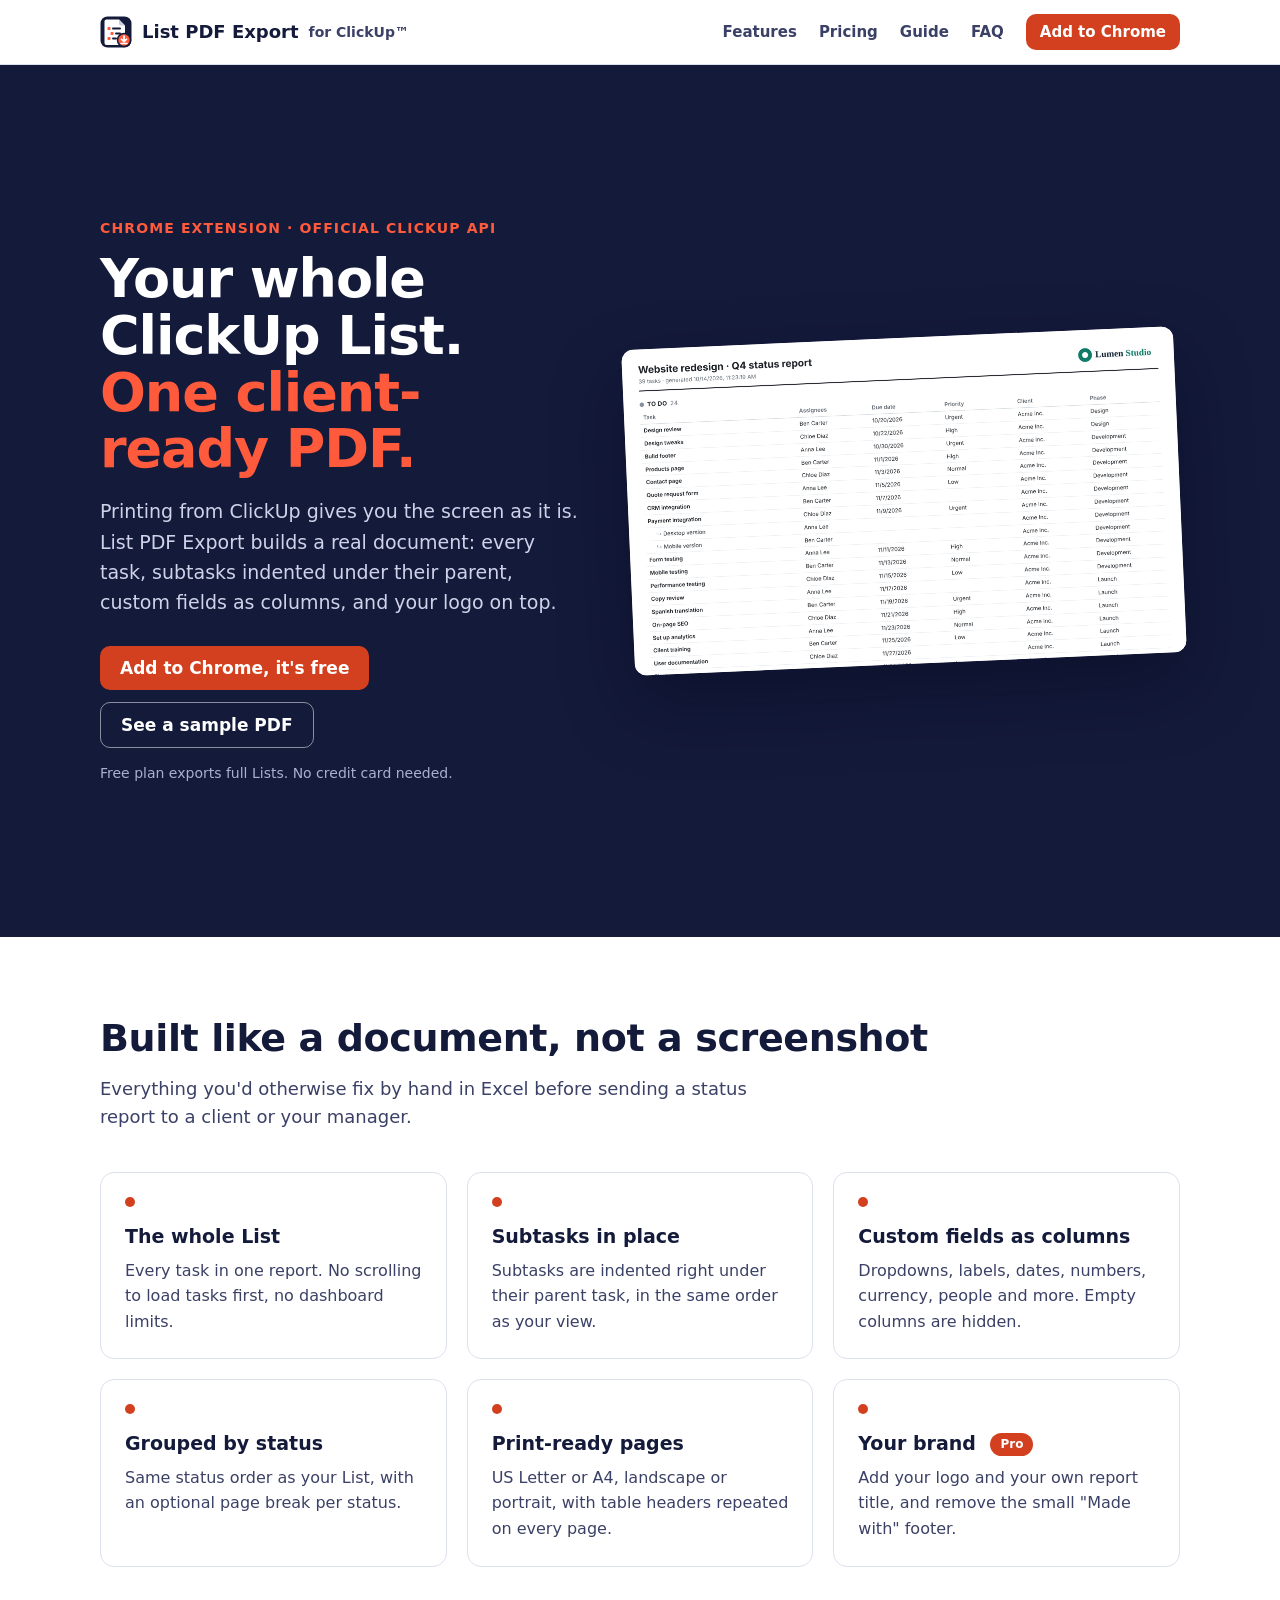
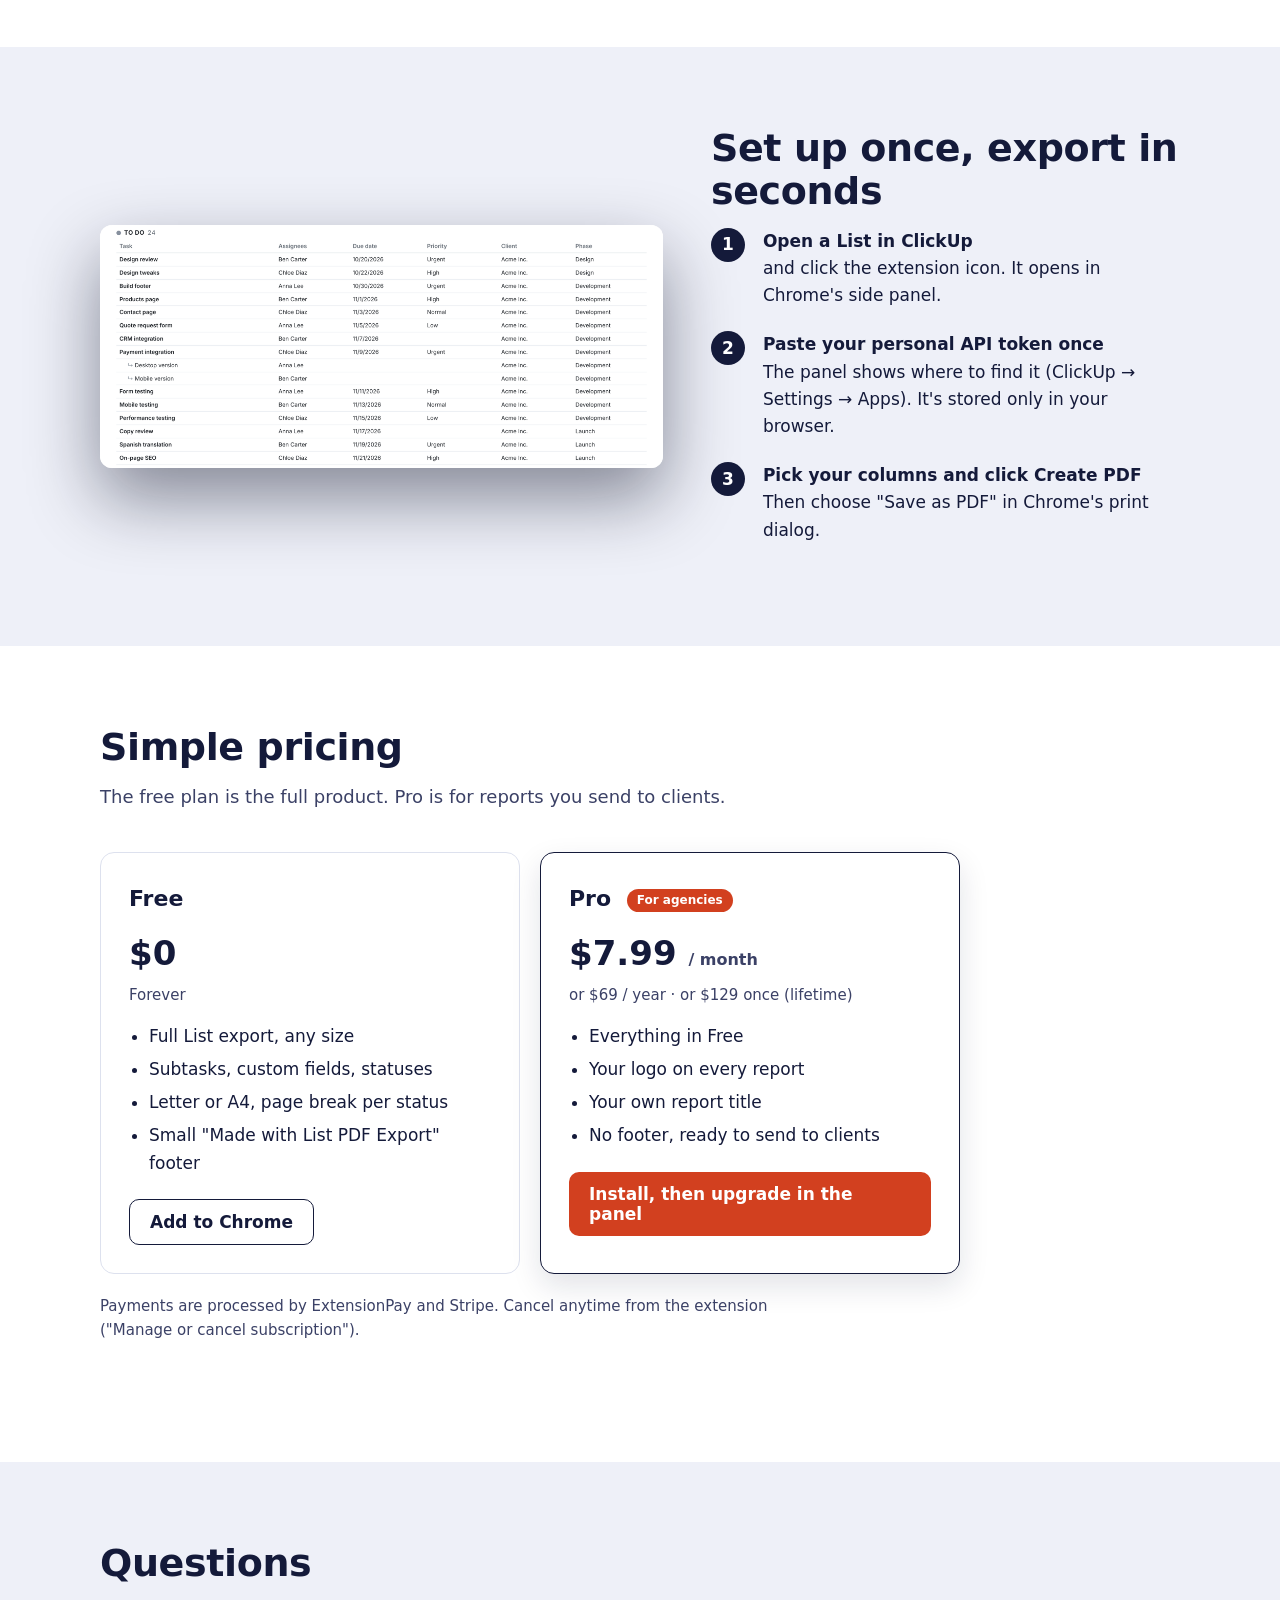
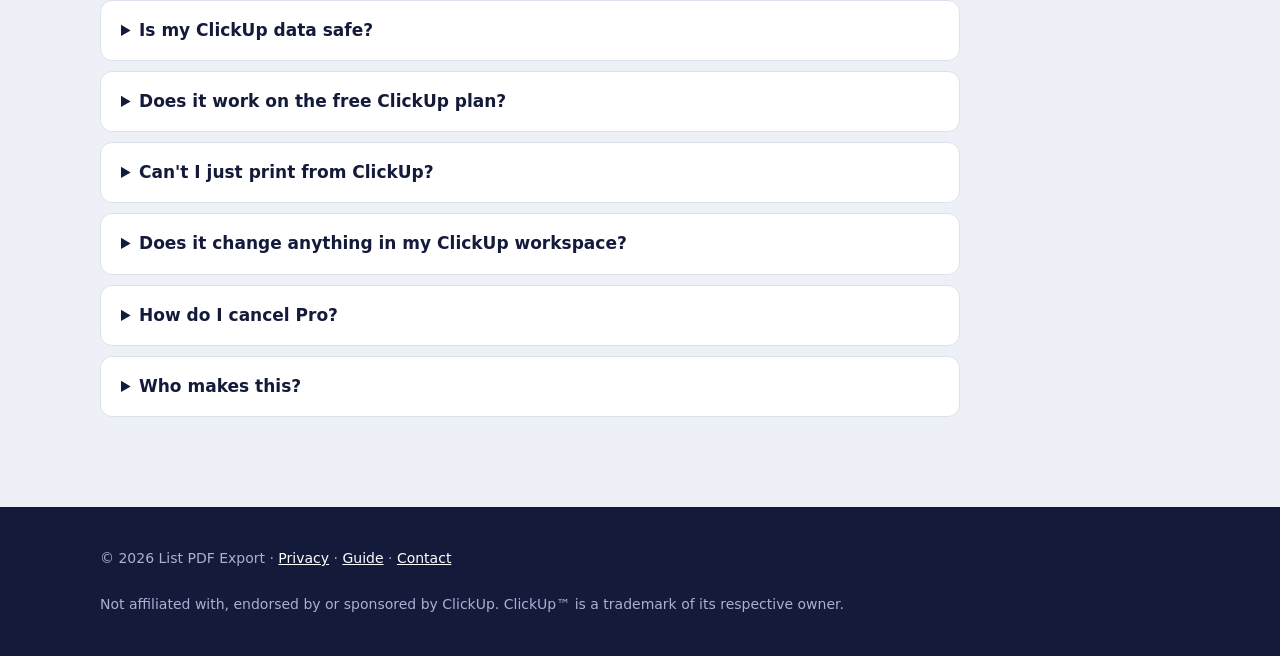
<file: index.html>
<!doctype html>
<html lang="en">
<head>
<meta charset="utf-8">
<meta name="viewport" content="width=device-width,initial-scale=1">
<title>List PDF Export for ClickUp™ — your whole List as a client-ready PDF</title>
<meta name="description" content="Chrome extension that turns a ClickUp List into a clean, printable PDF report: every task, subtasks indented under their parent, custom fields as columns, your logo. Official ClickUp API.">
<link rel="icon" href="favicon-32.png">
<meta property="og:title" content="List PDF Export for ClickUp™">
<meta property="og:description" content="Your whole ClickUp List. One client-ready PDF.">
<meta property="og:image" content="og-image.png">
<link rel="stylesheet" href="site.css">
</head>
<body>
<header class="top"><div class="wrap">
  <a class="brand" href="./"><img src="icon.svg" alt=""> List PDF Export <small>for ClickUp™</small></a>
  <nav class="links">
    <a href="#features">Features</a><a href="#pricing">Pricing</a><a href="how-to-export-clickup-list-to-pdf.html">Guide</a><a href="#faq">FAQ</a>
    <a class="btn small" href="https://chromewebstore.google.com/detail/mcgpcpghdocfgbmpbhffgbiehhjjbnpc">Add to Chrome</a>
  </nav>
</div></header>

<main>
<section class="hero"><div class="wrap">
  <div>
    <div class="kicker">Chrome extension · Official ClickUp API</div>
    <h1>Your whole ClickUp List.<br><em>One client-ready PDF.</em></h1>
    <p class="lead">Printing from ClickUp gives you the screen as it is. List PDF Export builds a real document: every task, subtasks indented under their parent, custom fields as columns, and your logo on top.</p>
    <div class="cta">
      <a class="btn" href="https://chromewebstore.google.com/detail/mcgpcpghdocfgbmpbhffgbiehhjjbnpc">Add to Chrome, it's free</a>
      <a class="btn ghost" href="sample-report.pdf">See a sample PDF</a>
    </div>
    <div class="note">Free plan exports full Lists. No credit card needed.</div>
  </div>
  <div class="paper"><img src="report-hero.png" alt="Sample PDF report generated from a ClickUp List, with a client logo, grouped by status" width="1100" height="650"></div>
</div></section>

<section id="features"><div class="wrap">
  <h2>Built like a document, not a screenshot</h2>
  <p class="sub">Everything you'd otherwise fix by hand in Excel before sending a status report to a client or your manager.</p>
  <div class="grid3">
    <div class="card"><div class="dot"></div><h3>The whole List</h3><p>Every task in one report. No scrolling to load tasks first, no dashboard limits.</p></div>
    <div class="card"><div class="dot"></div><h3>Subtasks in place</h3><p>Subtasks are indented right under their parent task, in the same order as your view.</p></div>
    <div class="card"><div class="dot"></div><h3>Custom fields as columns</h3><p>Dropdowns, labels, dates, numbers, currency, people and more. Empty columns are hidden.</p></div>
    <div class="card"><div class="dot"></div><h3>Grouped by status</h3><p>Same status order as your List, with an optional page break per status.</p></div>
    <div class="card"><div class="dot"></div><h3>Print-ready pages</h3><p>US Letter or A4, landscape or portrait, with table headers repeated on every page.</p></div>
    <div class="card"><div class="dot"></div><h3>Your brand <span class="badge">Pro</span></h3><p>Add your logo and your own report title, and remove the small "Made with" footer.</p></div>
  </div>
</div></section>

<section class="alt"><div class="wrap split">
  <div class="paper"><img src="report-subtasks.png" alt="Report rows showing subtasks indented under their parent task and custom field columns" width="1100" height="475"></div>
  <div>
    <h2>Set up once, export in seconds</h2>
    <ol class="steps">
      <li><b>Open a List in ClickUp</b>and click the extension icon. It opens in Chrome's side panel.</li>
      <li><b>Paste your personal API token once</b>The panel shows where to find it (ClickUp → Settings → Apps). It's stored only in your browser.</li>
      <li><b>Pick your columns and click Create PDF</b>Then choose "Save as PDF" in Chrome's print dialog.</li>
    </ol>
  </div>
</div></section>

<section id="pricing"><div class="wrap">
  <h2>Simple pricing</h2>
  <p class="sub">The free plan is the full product. Pro is for reports you send to clients.</p>
  <div class="pricing">
    <div class="plan">
      <h3>Free</h3>
      <div class="price">$0</div>
      <p class="alt-price">Forever</p>
      <ul><li>Full List export, any size</li><li>Subtasks, custom fields, statuses</li><li>Letter or A4, page break per status</li><li>Small "Made with List PDF Export" footer</li></ul>
      <a class="btn ghost" href="https://chromewebstore.google.com/detail/mcgpcpghdocfgbmpbhffgbiehhjjbnpc">Add to Chrome</a>
    </div>
    <div class="plan pro">
      <h3>Pro <span class="badge">For agencies</span></h3>
      <div class="price">$7.99 <small>/ month</small></div>
      <p class="alt-price">or $69 / year · or $129 once (lifetime)</p>
      <ul><li>Everything in Free</li><li>Your logo on every report</li><li>Your own report title</li><li>No footer, ready to send to clients</li></ul>
      <a class="btn" href="https://chromewebstore.google.com/detail/mcgpcpghdocfgbmpbhffgbiehhjjbnpc">Install, then upgrade in the panel</a>
    </div>
  </div>
  <p class="sub" style="margin-top:20px;font-size:15px">Payments are processed by ExtensionPay and Stripe. Cancel anytime from the extension ("Manage or cancel subscription").</p>
</div></section>

<section id="faq" class="alt"><div class="wrap">
  <h2>Questions</h2>
  <details><summary>Is my ClickUp data safe?</summary><p>The extension talks only to the official ClickUp API, using your own personal token, which is stored only in your browser. There is no server of ours in the middle: the PDF is built in your browser. No analytics or tracking. See the <a href="privacy.html">privacy policy</a>.</p></details>
  <details><summary>Does it work on the free ClickUp plan?</summary><p>It uses ClickUp's public API, which is available on all plans, including Free Forever.</p></details>
  <details><summary>Can't I just print from ClickUp?</summary><p>You can: Ctrl/Cmd+P prints the List view as it appears on screen, after you scroll to the bottom so every task loads. If you need a clean document with subtasks under their parent, chosen columns and your logo, that's what this extension is for. The <a href="how-to-export-clickup-list-to-pdf.html">guide</a> compares all the options.</p></details>
  <details><summary>Does it change anything in my ClickUp workspace?</summary><p>No. It only reads your List. It never creates, edits or deletes tasks.</p></details>
  <details><summary>How do I cancel Pro?</summary><p>Open the extension panel and click "Manage or cancel subscription". You keep Pro until the end of the period you paid for.</p></details>
  <details><summary>Who makes this?</summary><p>An independent developer. Questions or ideas: <a href="mailto:gabrieldotech@gmail.com">gabrieldotech@gmail.com</a>.</p></details>
</div></section>
</main>

<footer><div class="wrap">
  <div>© 2026 List PDF Export · <a href="privacy.html">Privacy</a> · <a href="how-to-export-clickup-list-to-pdf.html">Guide</a> · <a href="mailto:gabrieldotech@gmail.com">Contact</a></div>
  <div>Not affiliated with, endorsed by or sponsored by ClickUp. ClickUp™ is a trademark of its respective owner.</div>
</div></footer>
</body>
</html>
</file>
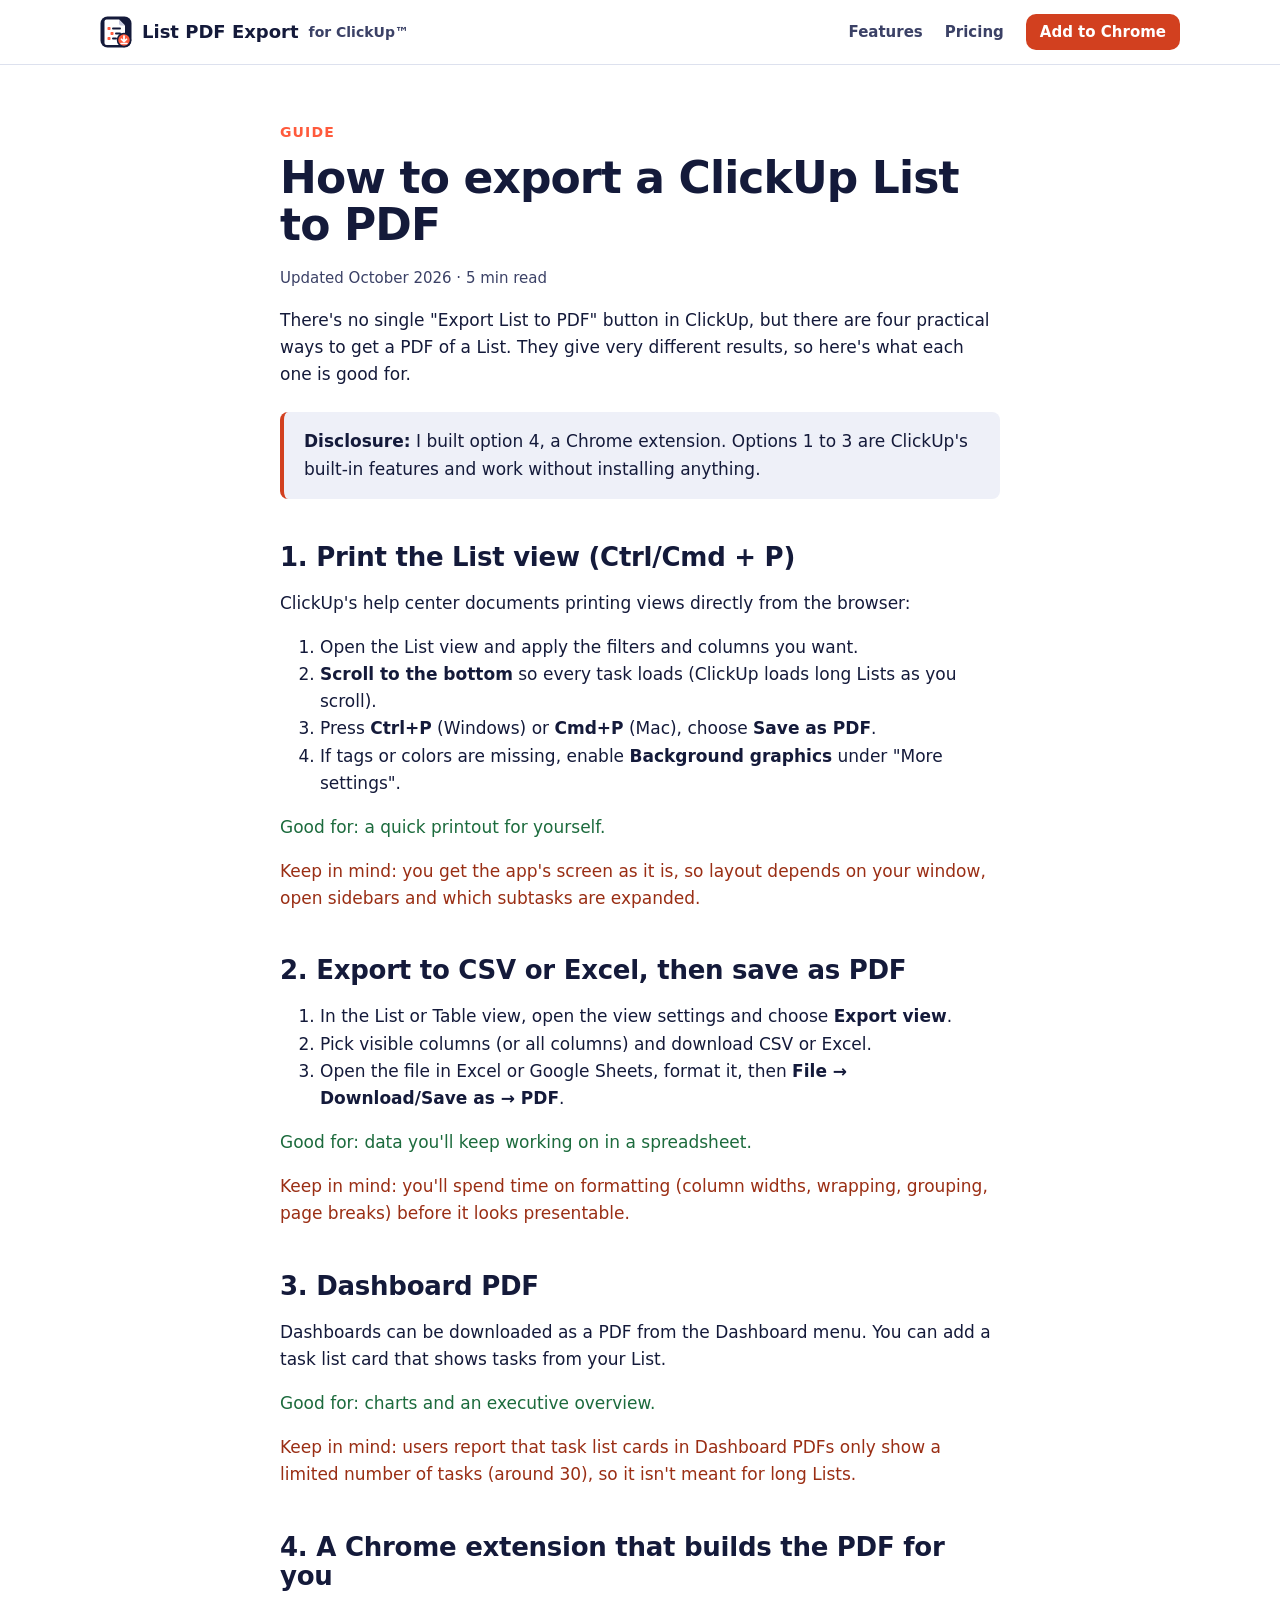
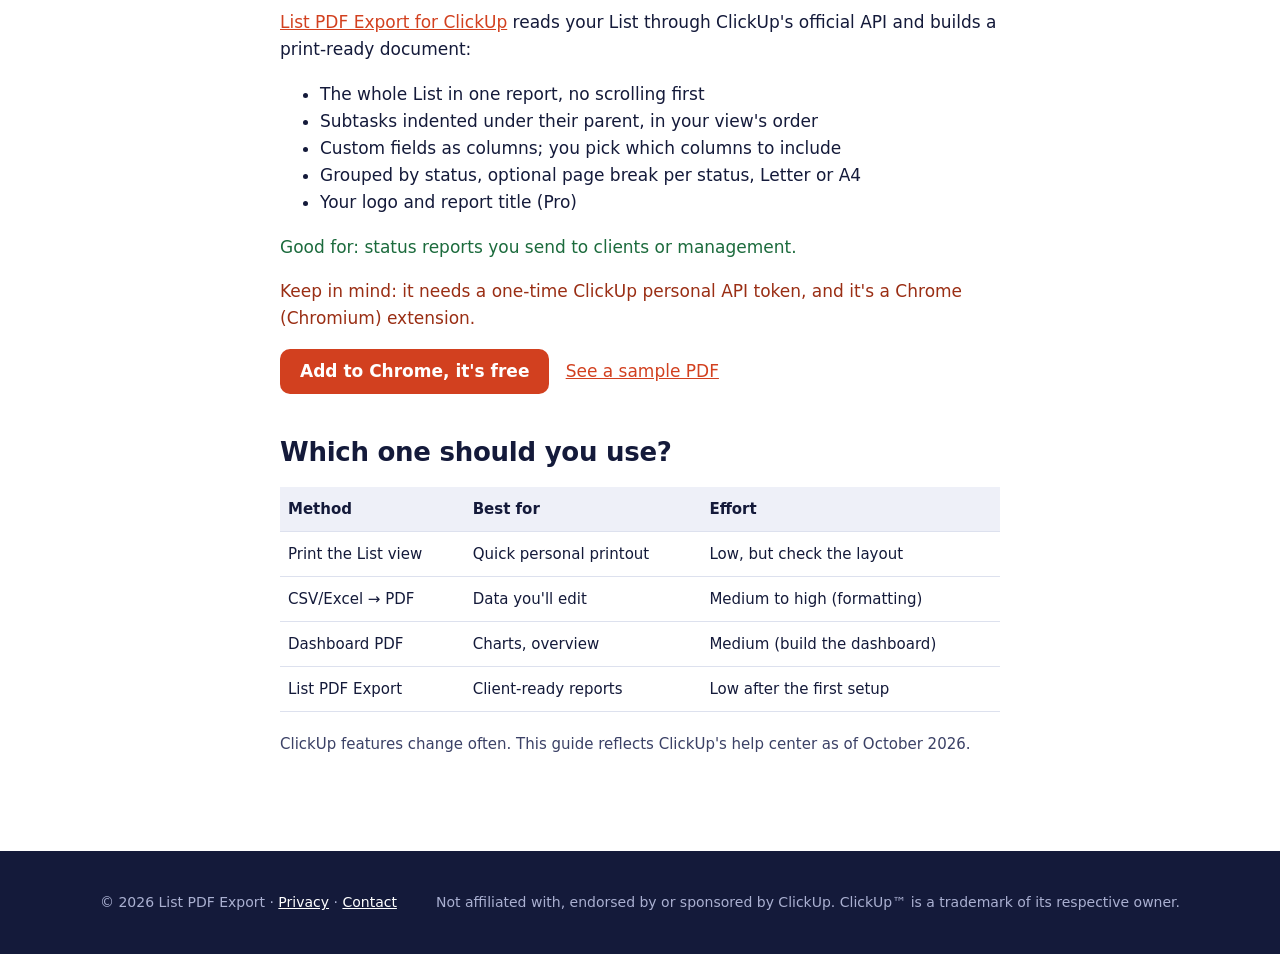
<file: how-to-export-clickup-list-to-pdf.html>
<!doctype html>
<html lang="en">
<head>
<meta charset="utf-8">
<meta name="viewport" content="width=device-width,initial-scale=1">
<title>How to export a ClickUp List to PDF (4 ways, compared)</title>
<meta name="description" content="Four ways to turn a ClickUp List into a PDF: printing the List view, exporting CSV/Excel, Dashboard PDF and a Chrome extension. What each one gives you and when to use it.">
<link rel="icon" href="favicon-32.png">
<link rel="stylesheet" href="site.css">
</head>
<body>
<header class="top"><div class="wrap">
  <a class="brand" href="./"><img src="icon.svg" alt=""> List PDF Export <small>for ClickUp™</small></a>
  <nav class="links"><a href="./#features">Features</a><a href="./#pricing">Pricing</a><a class="btn small" href="https://chromewebstore.google.com/detail/mcgpcpghdocfgbmpbhffgbiehhjjbnpc">Add to Chrome</a></nav>
</div></header>

<article>
  <div class="kicker">Guide</div>
  <h1>How to export a ClickUp List to PDF</h1>
  <p class="meta">Updated October 2026 · 5 min read</p>

  <p>There's no single "Export List to PDF" button in ClickUp, but there are four practical ways to get a PDF of a List. They give very different results, so here's what each one is good for.</p>
  <div class="callout"><b>Disclosure:</b> I built option 4, a Chrome extension. Options 1 to 3 are ClickUp's built-in features and work without installing anything.</div>

  <h2>1. Print the List view (Ctrl/Cmd + P)</h2>
  <p>ClickUp's help center documents printing views directly from the browser:</p>
  <ol>
    <li>Open the List view and apply the filters and columns you want.</li>
    <li><b>Scroll to the bottom</b> so every task loads (ClickUp loads long Lists as you scroll).</li>
    <li>Press <b>Ctrl+P</b> (Windows) or <b>Cmd+P</b> (Mac), choose <b>Save as PDF</b>.</li>
    <li>If tags or colors are missing, enable <b>Background graphics</b> under "More settings".</li>
  </ol>
  <p class="pros">Good for: a quick printout for yourself.</p>
  <p class="cons">Keep in mind: you get the app's screen as it is, so layout depends on your window, open sidebars and which subtasks are expanded.</p>

  <h2>2. Export to CSV or Excel, then save as PDF</h2>
  <ol>
    <li>In the List or Table view, open the view settings and choose <b>Export view</b>.</li>
    <li>Pick visible columns (or all columns) and download CSV or Excel.</li>
    <li>Open the file in Excel or Google Sheets, format it, then <b>File → Download/Save as → PDF</b>.</li>
  </ol>
  <p class="pros">Good for: data you'll keep working on in a spreadsheet.</p>
  <p class="cons">Keep in mind: you'll spend time on formatting (column widths, wrapping, grouping, page breaks) before it looks presentable.</p>

  <h2>3. Dashboard PDF</h2>
  <p>Dashboards can be downloaded as a PDF from the Dashboard menu. You can add a task list card that shows tasks from your List.</p>
  <p class="pros">Good for: charts and an executive overview.</p>
  <p class="cons">Keep in mind: users report that task list cards in Dashboard PDFs only show a limited number of tasks (around 30), so it isn't meant for long Lists.</p>

  <h2>4. A Chrome extension that builds the PDF for you</h2>
  <p><a href="./">List PDF Export for ClickUp</a> reads your List through ClickUp's official API and builds a print-ready document:</p>
  <ul>
    <li>The whole List in one report, no scrolling first</li>
    <li>Subtasks indented under their parent, in your view's order</li>
    <li>Custom fields as columns; you pick which columns to include</li>
    <li>Grouped by status, optional page break per status, Letter or A4</li>
    <li>Your logo and report title (Pro)</li>
  </ul>
  <p class="pros">Good for: status reports you send to clients or management.</p>
  <p class="cons">Keep in mind: it needs a one-time ClickUp personal API token, and it's a Chrome (Chromium) extension.</p>
  <p><a class="btn" href="https://chromewebstore.google.com/detail/mcgpcpghdocfgbmpbhffgbiehhjjbnpc">Add to Chrome, it's free</a> &nbsp; <a href="sample-report.pdf">See a sample PDF</a></p>

  <h2>Which one should you use?</h2>
  <table class="compare">
    <tr><th>Method</th><th>Best for</th><th>Effort</th></tr>
    <tr><td>Print the List view</td><td>Quick personal printout</td><td>Low, but check the layout</td></tr>
    <tr><td>CSV/Excel → PDF</td><td>Data you'll edit</td><td>Medium to high (formatting)</td></tr>
    <tr><td>Dashboard PDF</td><td>Charts, overview</td><td>Medium (build the dashboard)</td></tr>
    <tr><td>List PDF Export</td><td>Client-ready reports</td><td>Low after the first setup</td></tr>
  </table>
  <p class="meta">ClickUp features change often. This guide reflects ClickUp's help center as of October 2026.</p>
</article>

<footer><div class="wrap">
  <div>© 2026 List PDF Export · <a href="privacy.html">Privacy</a> · <a href="mailto:gabrieldotech@gmail.com">Contact</a></div>
  <div>Not affiliated with, endorsed by or sponsored by ClickUp. ClickUp™ is a trademark of its respective owner.</div>
</div></footer>
</body>
</html>
</file>
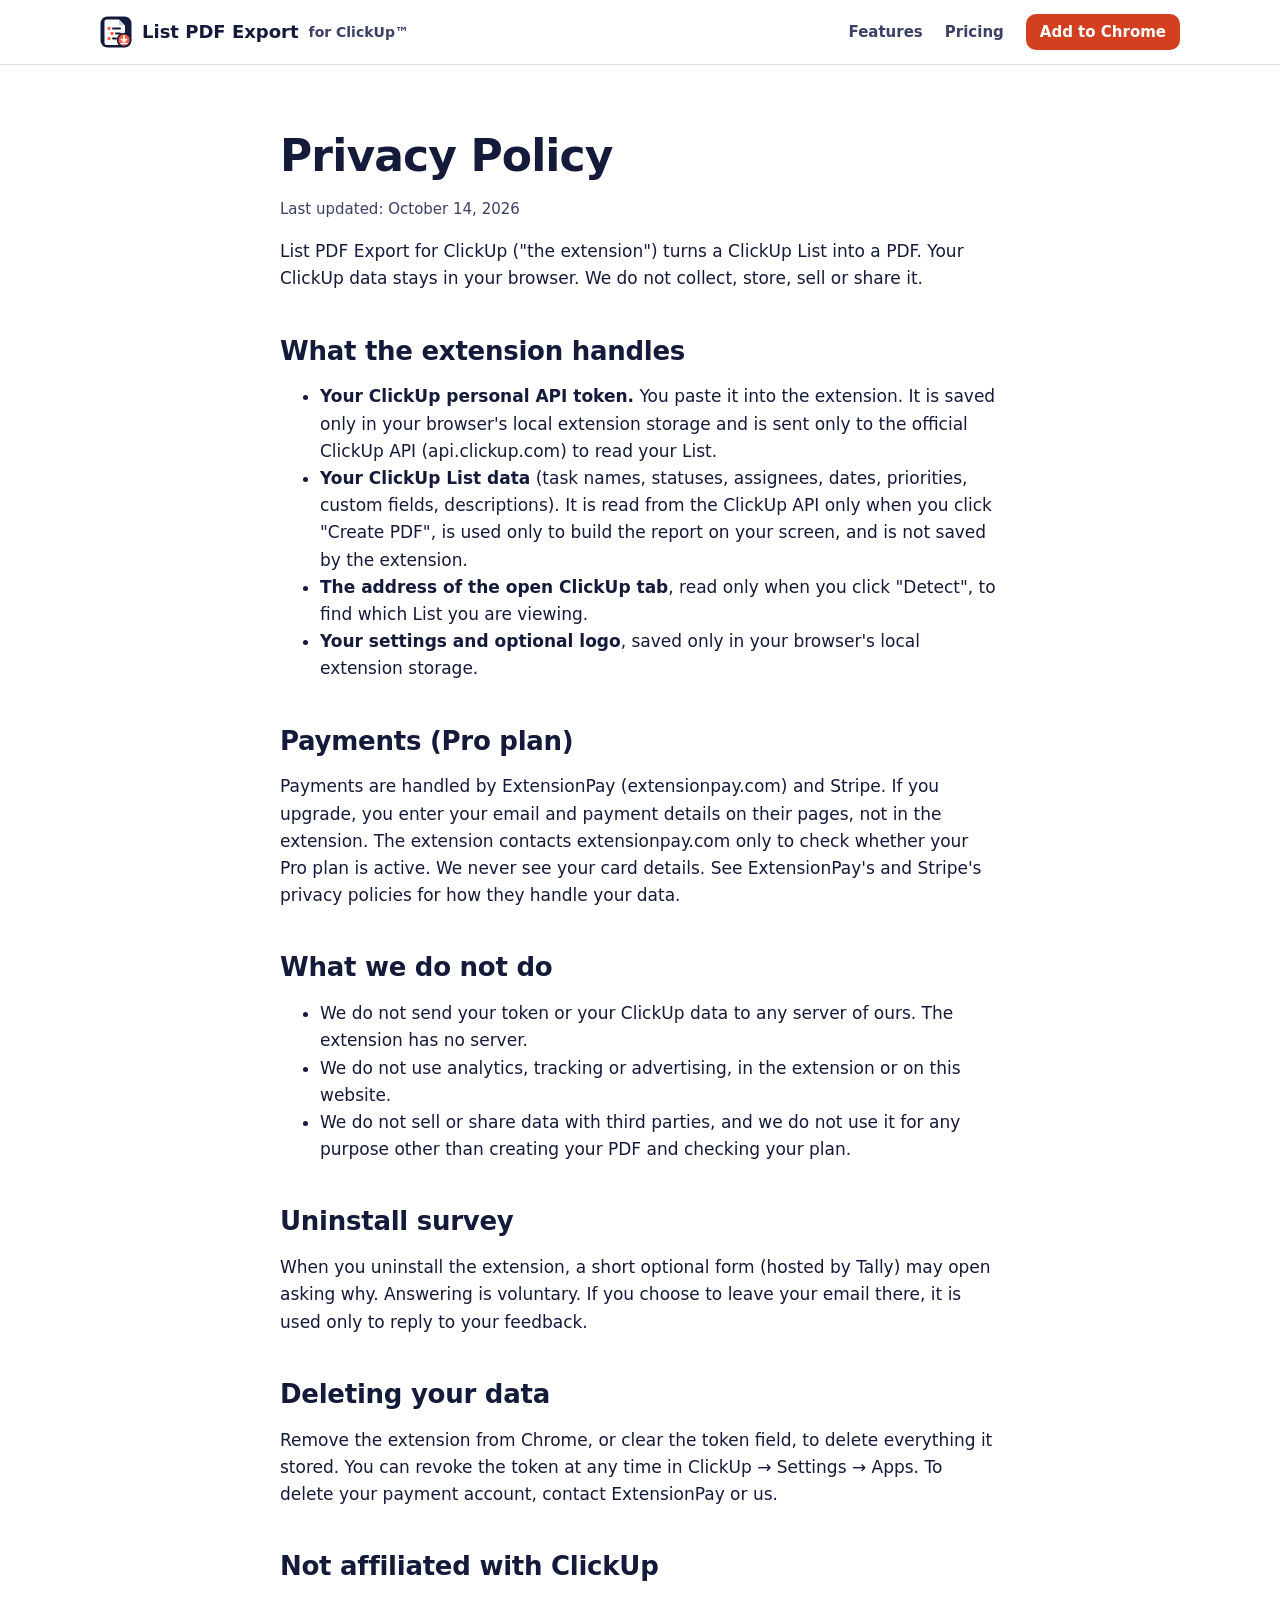
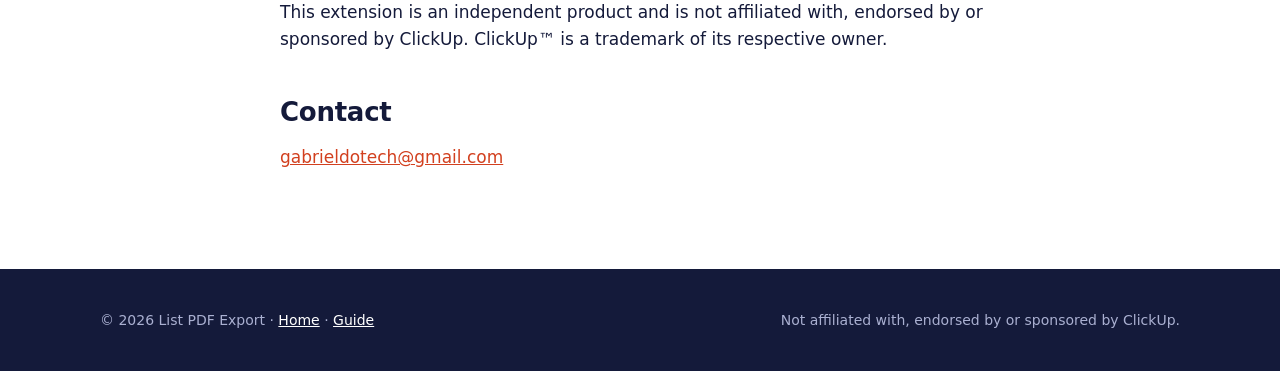
<file: privacy.html>
<!doctype html>
<html lang="en">
<head>
<meta charset="utf-8">
<meta name="viewport" content="width=device-width,initial-scale=1">
<title>Privacy Policy — List PDF Export for ClickUp™</title>
<meta name="description" content="How List PDF Export for ClickUp handles your data: your token and ClickUp data stay in your browser.">
<link rel="icon" href="favicon-32.png">
<link rel="stylesheet" href="site.css">
</head>
<body>
<header class="top"><div class="wrap">
  <a class="brand" href="./"><img src="icon.svg" alt=""> List PDF Export <small>for ClickUp™</small></a>
  <nav class="links"><a href="./#features">Features</a><a href="./#pricing">Pricing</a><a class="btn small" href="https://chromewebstore.google.com/detail/mcgpcpghdocfgbmpbhffgbiehhjjbnpc">Add to Chrome</a></nav>
</div></header>
<article>
  <h1>Privacy Policy</h1>
  <p class="meta">Last updated: October 14, 2026</p>
  <p>List PDF Export for ClickUp ("the extension") turns a ClickUp List into a PDF. Your ClickUp data stays in your browser. We do not collect, store, sell or share it.</p>

  <h2>What the extension handles</h2>
  <ul>
    <li><b>Your ClickUp personal API token.</b> You paste it into the extension. It is saved only in your browser's local extension storage and is sent only to the official ClickUp API (api.clickup.com) to read your List.</li>
    <li><b>Your ClickUp List data</b> (task names, statuses, assignees, dates, priorities, custom fields, descriptions). It is read from the ClickUp API only when you click "Create PDF", is used only to build the report on your screen, and is not saved by the extension.</li>
    <li><b>The address of the open ClickUp tab</b>, read only when you click "Detect", to find which List you are viewing.</li>
    <li><b>Your settings and optional logo</b>, saved only in your browser's local extension storage.</li>
  </ul>

  <h2>Payments (Pro plan)</h2>
  <p>Payments are handled by ExtensionPay (extensionpay.com) and Stripe. If you upgrade, you enter your email and payment details on their pages, not in the extension. The extension contacts extensionpay.com only to check whether your Pro plan is active. We never see your card details. See ExtensionPay's and Stripe's privacy policies for how they handle your data.</p>

  <h2>What we do not do</h2>
  <ul>
    <li>We do not send your token or your ClickUp data to any server of ours. The extension has no server.</li>
    <li>We do not use analytics, tracking or advertising, in the extension or on this website.</li>
    <li>We do not sell or share data with third parties, and we do not use it for any purpose other than creating your PDF and checking your plan.</li>
  </ul>

  <h2>Uninstall survey</h2>
  <p>When you uninstall the extension, a short optional form (hosted by Tally) may open asking why. Answering is voluntary. If you choose to leave your email there, it is used only to reply to your feedback.</p>

  <h2>Deleting your data</h2>
  <p>Remove the extension from Chrome, or clear the token field, to delete everything it stored. You can revoke the token at any time in ClickUp → Settings → Apps. To delete your payment account, contact ExtensionPay or us.</p>

  <h2>Not affiliated with ClickUp</h2>
  <p>This extension is an independent product and is not affiliated with, endorsed by or sponsored by ClickUp. ClickUp™ is a trademark of its respective owner.</p>

  <h2>Contact</h2>
  <p><a href="mailto:gabrieldotech@gmail.com">gabrieldotech@gmail.com</a></p>
</article>
<footer><div class="wrap">
  <div>© 2026 List PDF Export · <a href="./">Home</a> · <a href="how-to-export-clickup-list-to-pdf.html">Guide</a></div>
  <div>Not affiliated with, endorsed by or sponsored by ClickUp.</div>
</div></footer>
</body>
</html>
</file>
<file: site.css>
:root{--ink:#141A3A;--ink2:#3b4166;--coral:#D2401F;--coral-hi:#FF5A3C;--mist:#EEF0F8;--line:#dde1ee;--bg:#fff;--radius:14px}
*{box-sizing:border-box}
html{scroll-behavior:smooth}
body{margin:0;font:17px/1.6 Inter,"Segoe UI",system-ui,-apple-system,sans-serif;color:var(--ink);background:var(--bg);-webkit-font-smoothing:antialiased}
a{color:var(--coral)}
img{max-width:100%;height:auto;display:block}
.wrap{max-width:1120px;margin:0 auto;padding:0 20px}
header.top{position:sticky;top:0;z-index:10;background:rgba(255,255,255,.92);backdrop-filter:blur(8px);border-bottom:1px solid var(--line)}
header.top .wrap{display:flex;align-items:center;justify-content:space-between;height:64px;gap:16px}
.brand{display:flex;align-items:center;gap:10px;font-weight:800;color:var(--ink);text-decoration:none;font-size:18px}
.brand img{width:32px;height:32px}
.brand small{font-weight:600;color:var(--ink2);font-size:14px}
nav.links{display:flex;gap:22px;align-items:center;font-size:15px}
nav.links a{color:var(--ink2);text-decoration:none;font-weight:600}
nav.links a:hover{color:var(--ink)}
.btn{display:inline-flex;align-items:center;gap:8px;background:var(--coral);color:#fff!important;text-decoration:none;font-weight:700;border-radius:10px;padding:12px 20px;line-height:1.2}
.btn:hover{filter:brightness(1.07)}
.btn.ghost{background:transparent;color:var(--ink)!important;border:1.5px solid var(--ink)}
.btn.small{padding:9px 14px;font-size:15px}
.hero{background:var(--ink);color:#fff;overflow:hidden}
.hero .wrap{display:grid;grid-template-columns:1fr 1.15fr;gap:48px;align-items:center;padding-top:72px;padding-bottom:72px}
.kicker{color:var(--coral-hi);font-weight:800;letter-spacing:.08em;text-transform:uppercase;font-size:14px}
h1{font-size:clamp(34px,5vw,54px);line-height:1.05;margin:12px 0 18px;letter-spacing:-.02em}
h1 em{font-style:normal;color:var(--coral-hi)}
.hero p.lead{font-size:19px;color:#cfd3ea;margin:0 0 28px;max-width:520px}
.hero .cta{display:flex;gap:12px;flex-wrap:wrap;align-items:center}
.hero .cta .btn.ghost{color:#fff!important;border-color:rgba(255,255,255,.5)}
.hero .note{font-size:14px;color:#aab0d1;margin-top:14px}
.paper{background:#fff;border-radius:12px;box-shadow:0 30px 70px rgba(5,8,30,.45);overflow:hidden}
.hero .paper{transform:rotate(-2.5deg)}
section{padding:80px 0}
section.alt{background:var(--mist)}
h2{font-size:clamp(28px,3.4vw,38px);line-height:1.15;margin:0 0 14px;letter-spacing:-.01em}
.sub{color:var(--ink2);font-size:18px;max-width:680px;margin:0 0 40px}
.grid3{display:grid;grid-template-columns:repeat(3,1fr);gap:20px}
.card{background:#fff;border:1px solid var(--line);border-radius:var(--radius);padding:24px}
.card h3{margin:0 0 6px;font-size:19px}
.card p{margin:0;color:var(--ink2);font-size:16px}
.card .dot{width:10px;height:10px;border-radius:50%;background:var(--coral);margin-bottom:14px}
.split{display:grid;grid-template-columns:1.2fr 1fr;gap:48px;align-items:center}
.steps{counter-reset:s;list-style:none;padding:0;margin:0}
.steps li{counter-increment:s;position:relative;padding:0 0 22px 52px}
.steps li::before{content:counter(s);position:absolute;left:0;top:0;width:34px;height:34px;border-radius:50%;background:var(--ink);color:#fff;font-weight:800;display:grid;place-items:center}
.steps b{display:block}
.pricing{display:grid;grid-template-columns:1fr 1fr;gap:20px;max-width:860px}
.plan{background:#fff;border:1.5px solid var(--line);border-radius:var(--radius);padding:28px}
.plan.pro{border-color:var(--ink);box-shadow:0 12px 30px rgba(20,26,58,.12)}
.plan h3{margin:0;font-size:22px}
.price{font-size:34px;font-weight:800;margin:10px 0 2px}
.price small{font-size:16px;color:var(--ink2);font-weight:600}
.plan .alt-price{color:var(--ink2);font-size:15px;margin:0 0 16px}
.plan ul{padding-left:20px;margin:0 0 22px}
.plan li{margin:6px 0}
.badge{display:inline-block;background:var(--coral);color:#fff;font-size:12px;font-weight:800;border-radius:999px;padding:2px 10px;vertical-align:middle;margin-left:8px}
details{background:#fff;border:1px solid var(--line);border-radius:12px;padding:16px 20px;margin:10px 0;max-width:860px}
details summary{cursor:pointer;font-weight:700}
details p{color:var(--ink2);margin:10px 0 0}
footer{background:var(--ink);color:#aab0d1;font-size:14px;padding:40px 0}
footer .wrap{display:flex;justify-content:space-between;gap:24px;flex-wrap:wrap}
footer a{color:#fff}
article{max-width:760px;margin:0 auto;padding:56px 20px 80px}
article h1{font-size:clamp(30px,4.4vw,44px)}
article h2{font-size:26px;margin-top:44px}
article .meta{color:var(--ink2);font-size:15px}
article .pros{color:#1c6b3d} article .cons{color:#9a2e14}
table.compare{width:100%;border-collapse:collapse;font-size:15px;margin:20px 0}
table.compare th,table.compare td{border-bottom:1px solid var(--line);padding:10px 8px;text-align:left;vertical-align:top}
table.compare th{background:var(--mist)}
.callout{background:var(--mist);border-left:4px solid var(--coral);border-radius:8px;padding:16px 20px;margin:24px 0}
@media (max-width:860px){
  .hero .wrap,.split{grid-template-columns:1fr;gap:32px}
  .grid3,.pricing{grid-template-columns:1fr}
  nav.links a:not(.btn){display:none}
  section{padding:56px 0}
  .hero .paper{transform:none}
}
</file>
